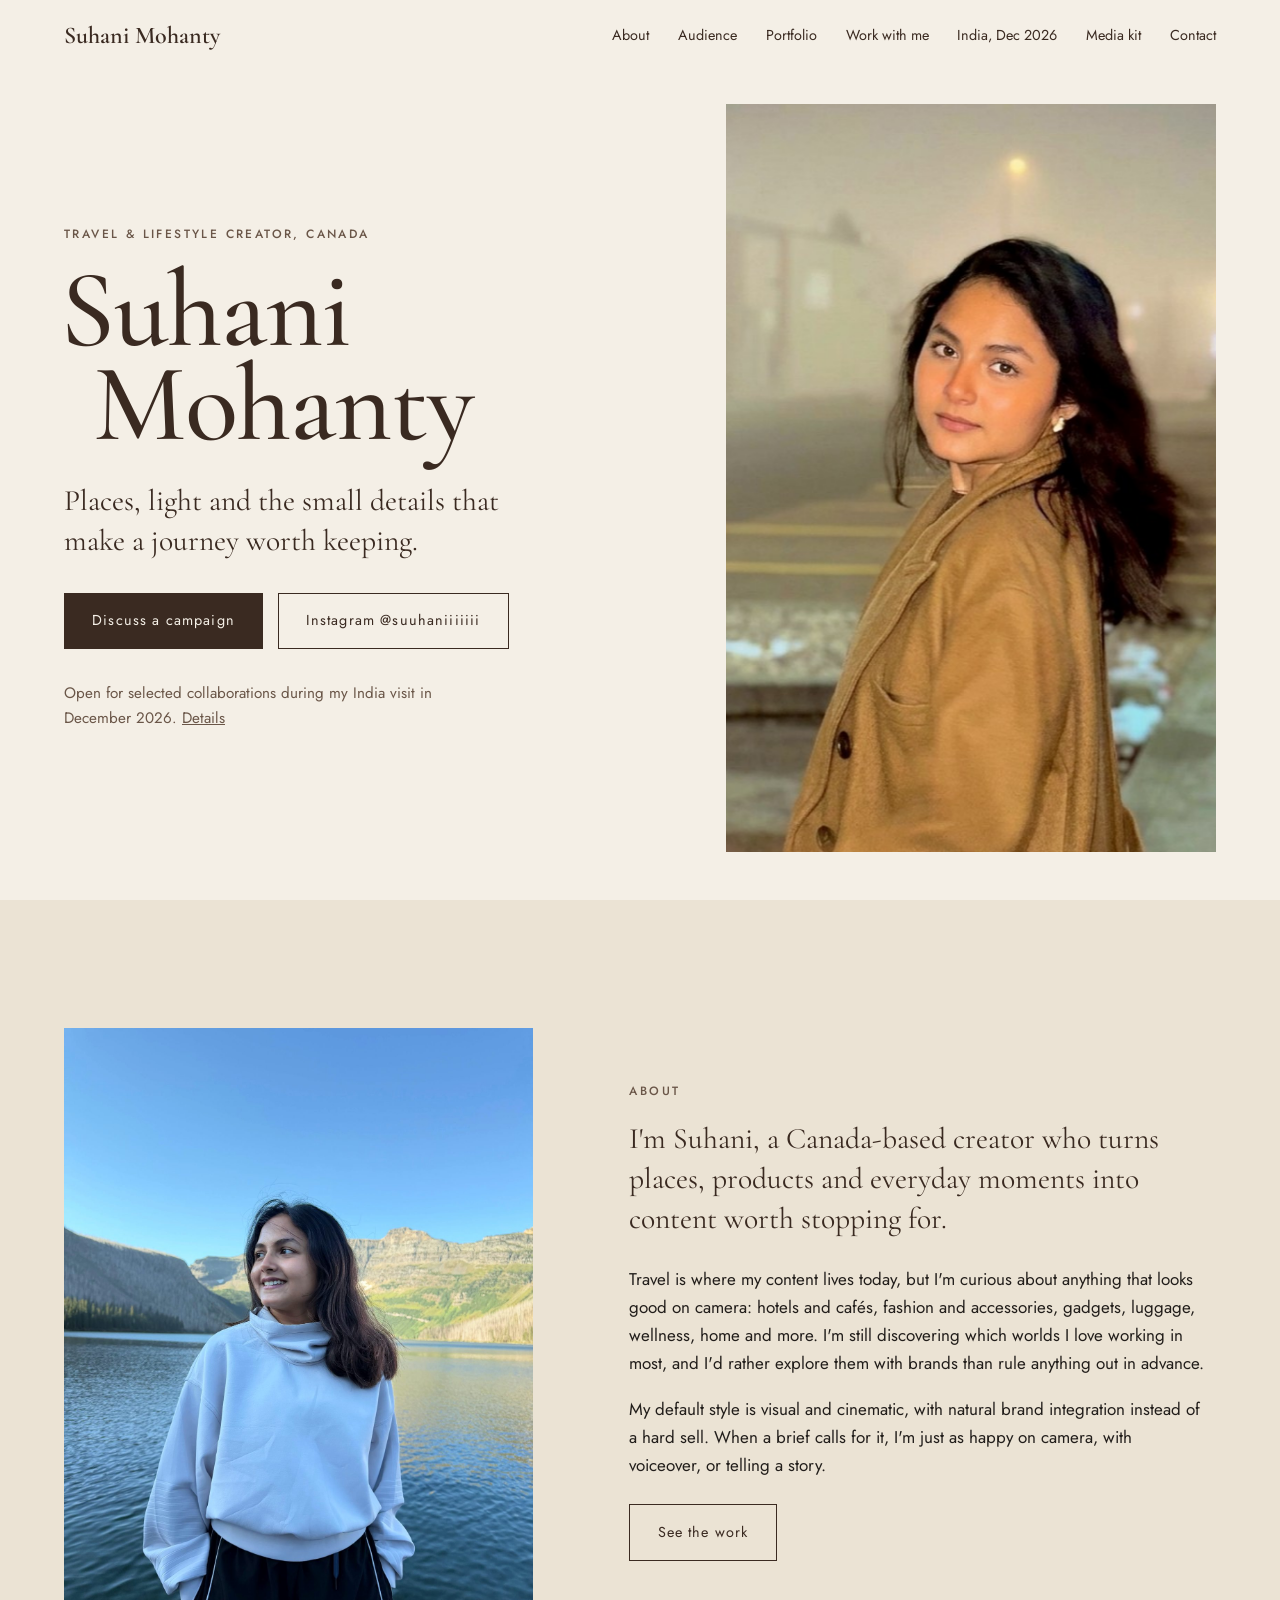
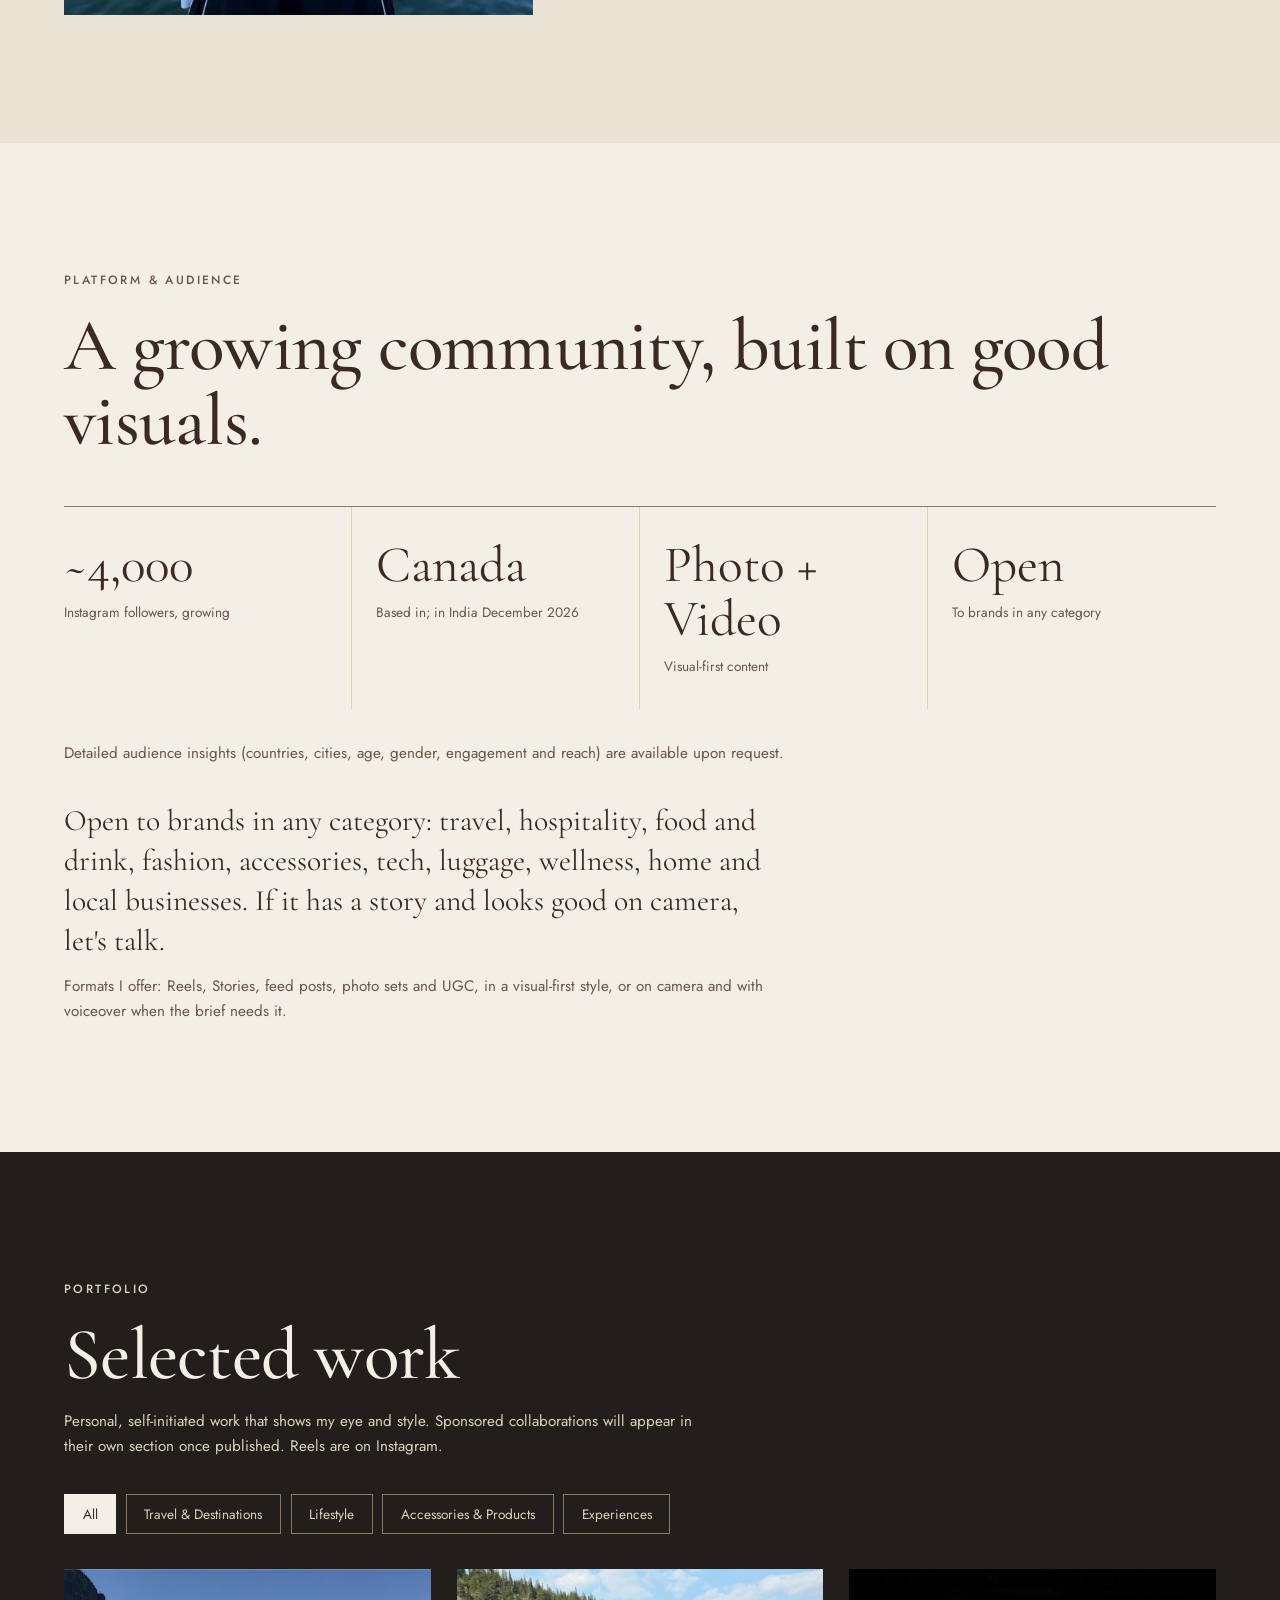
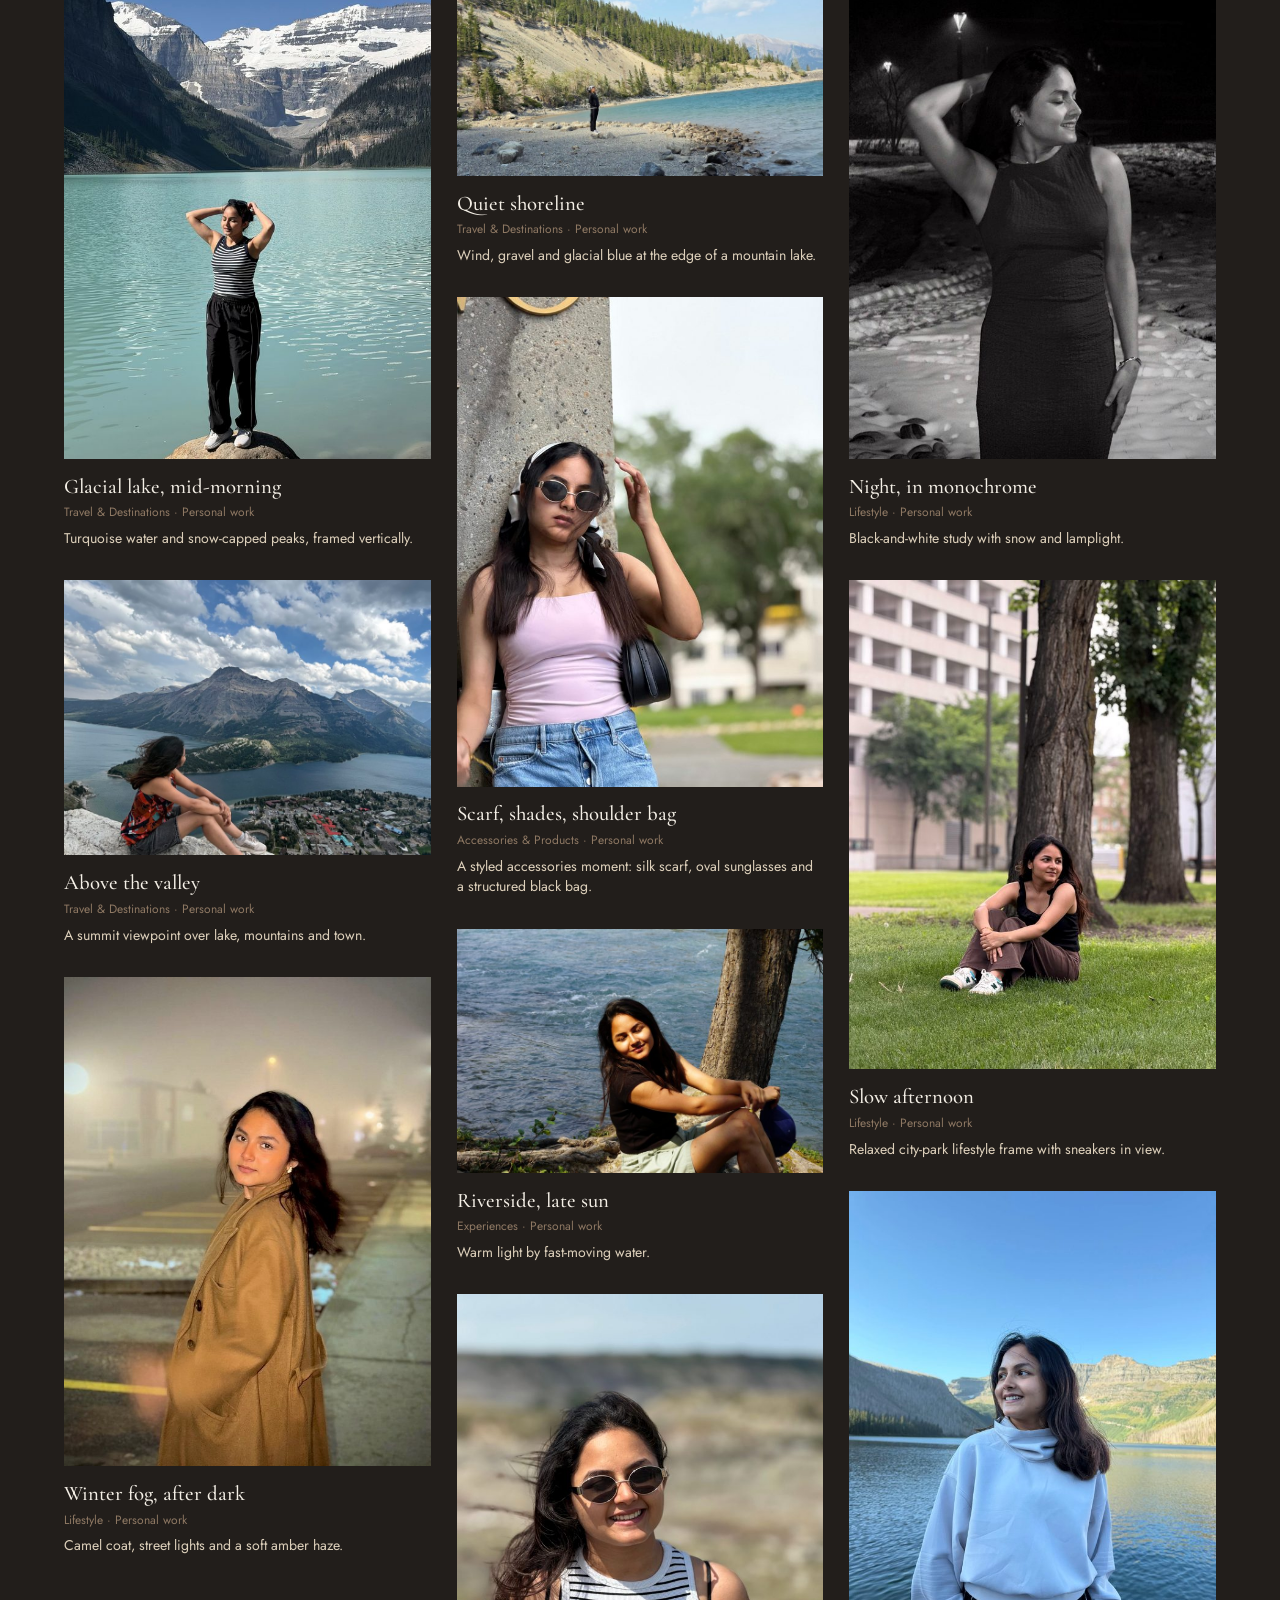
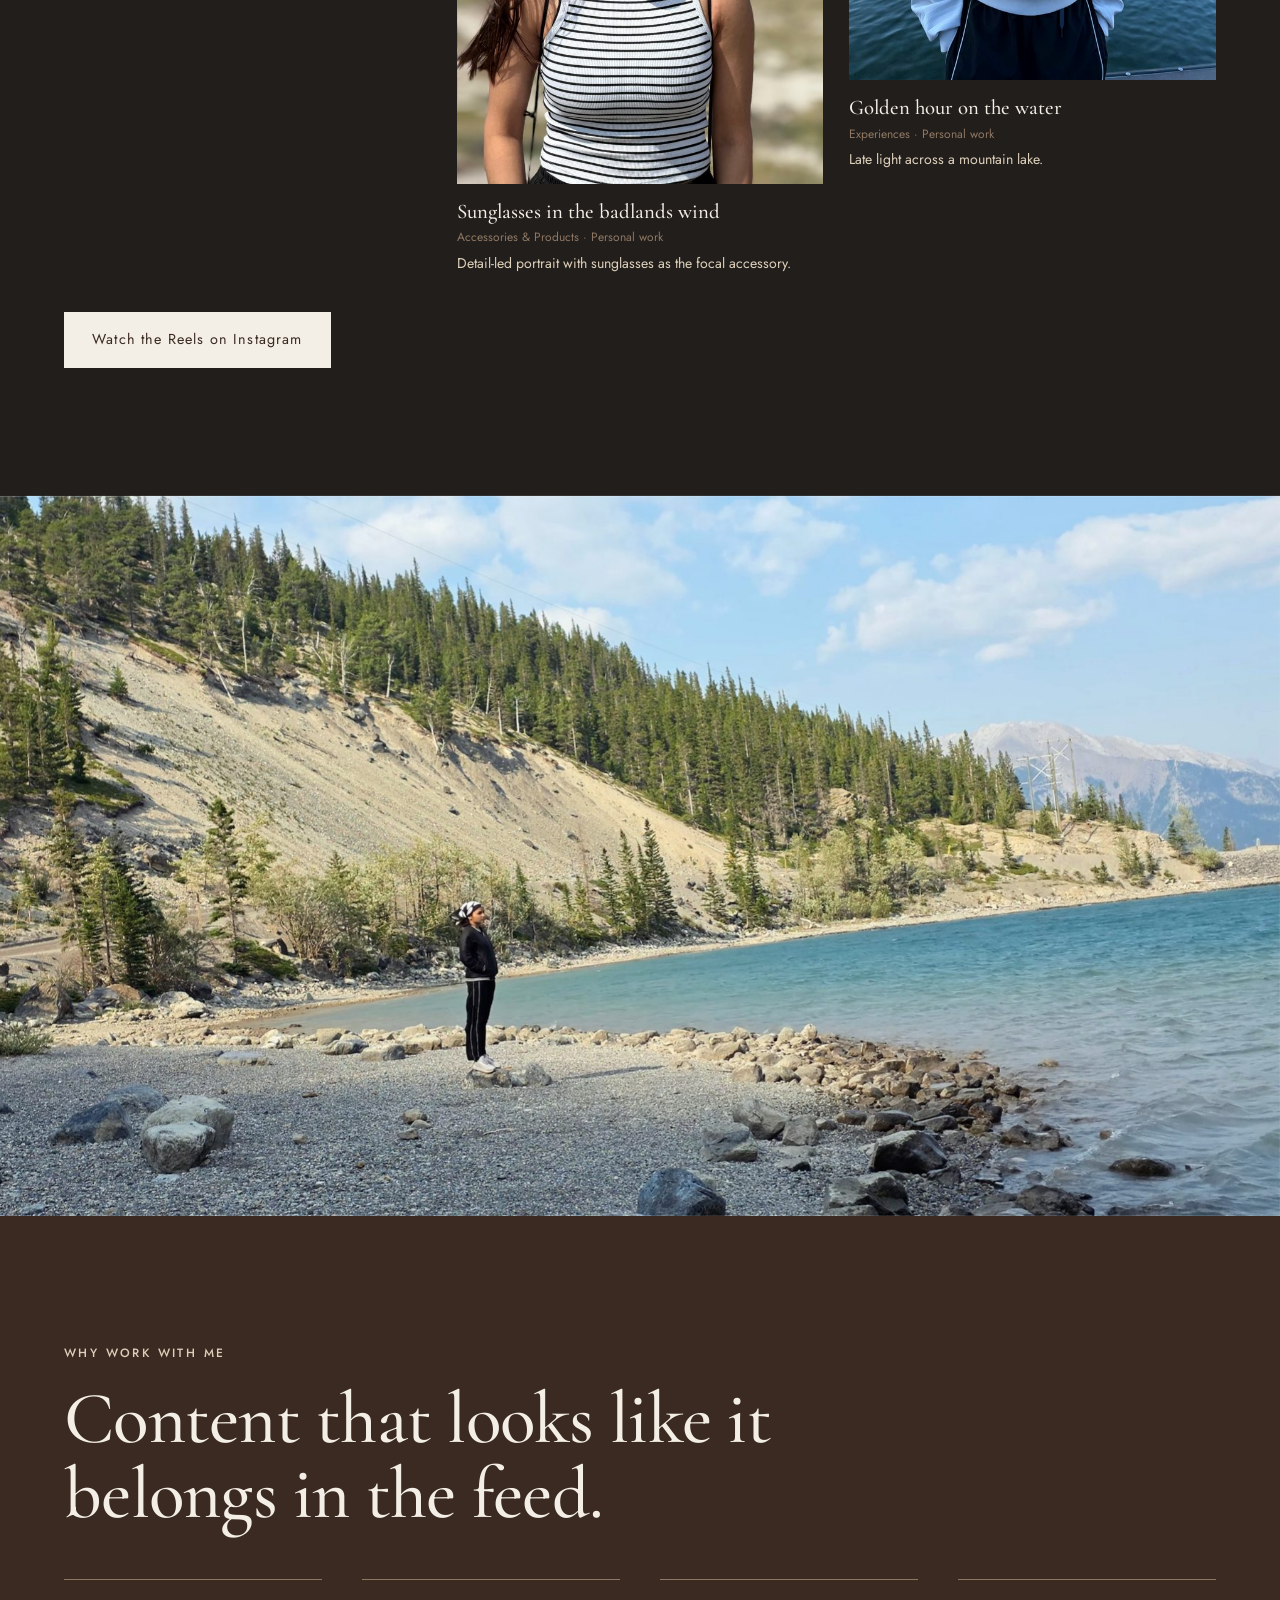
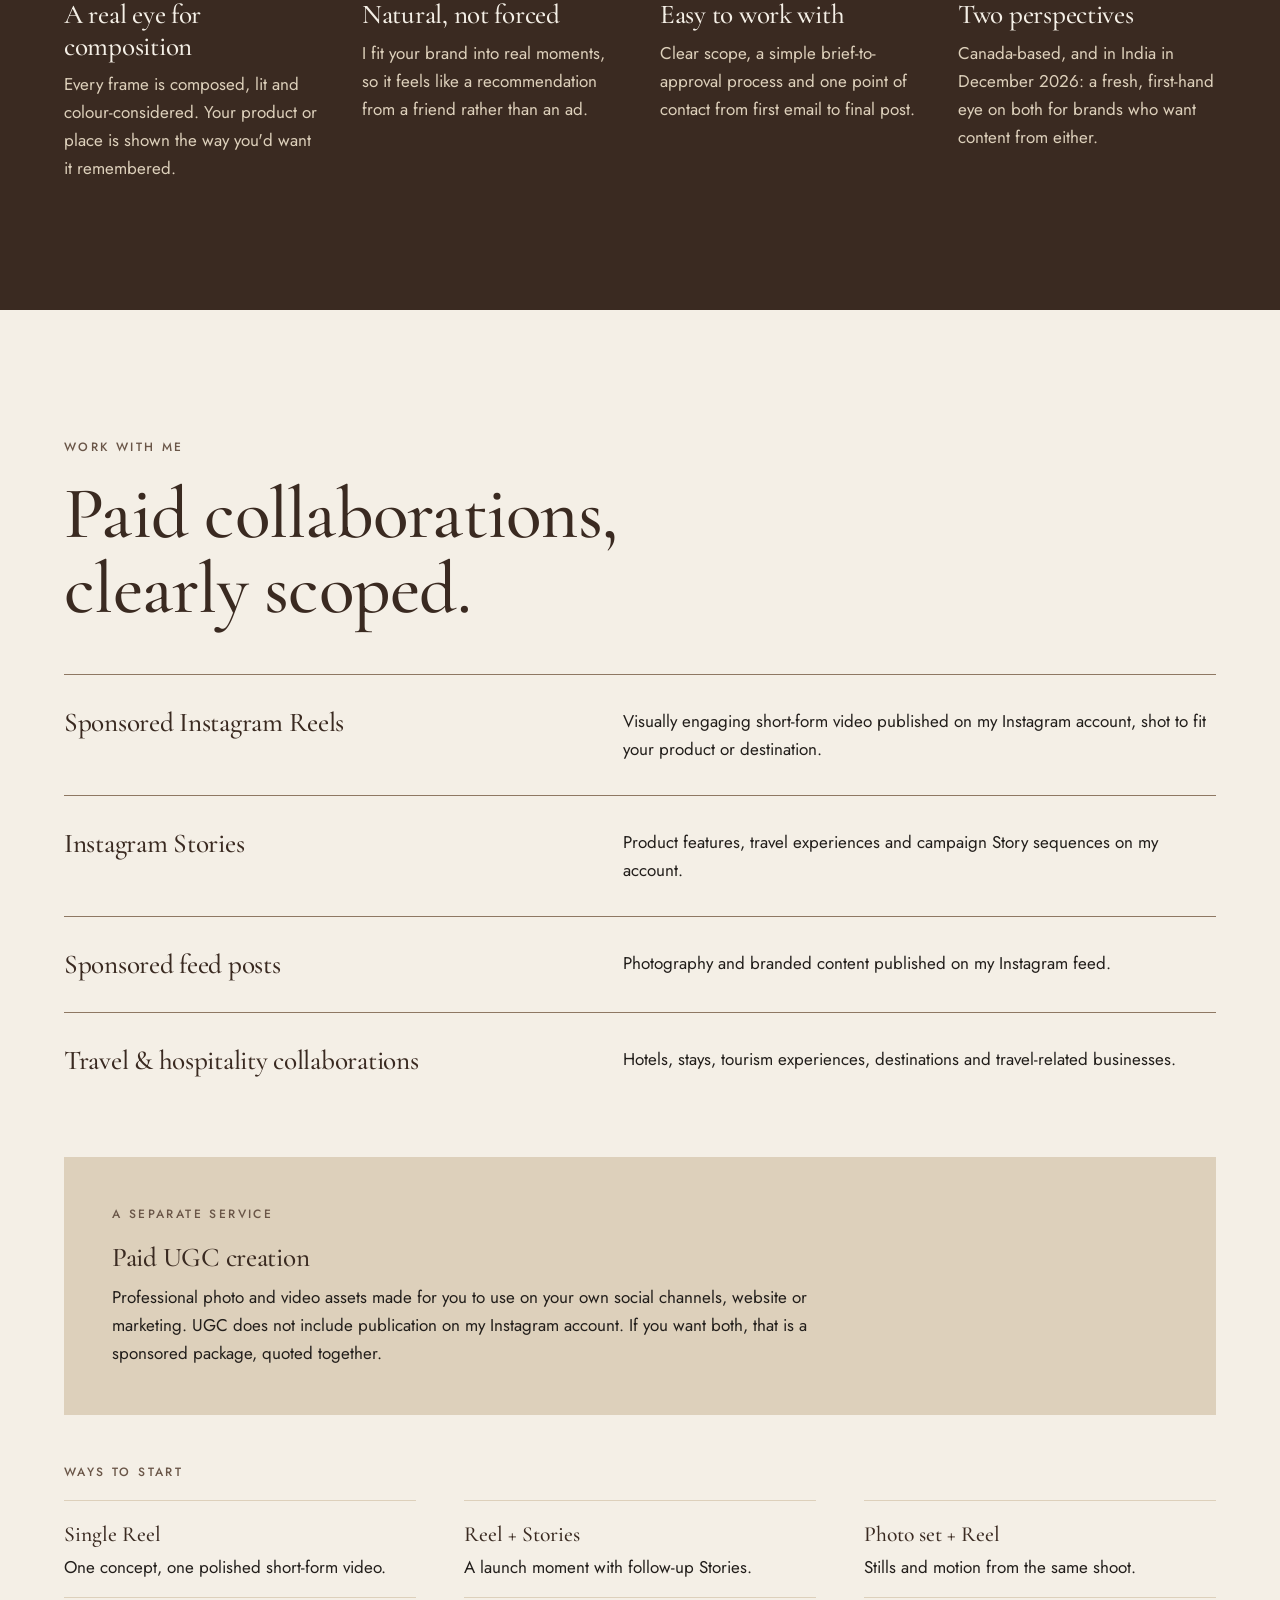
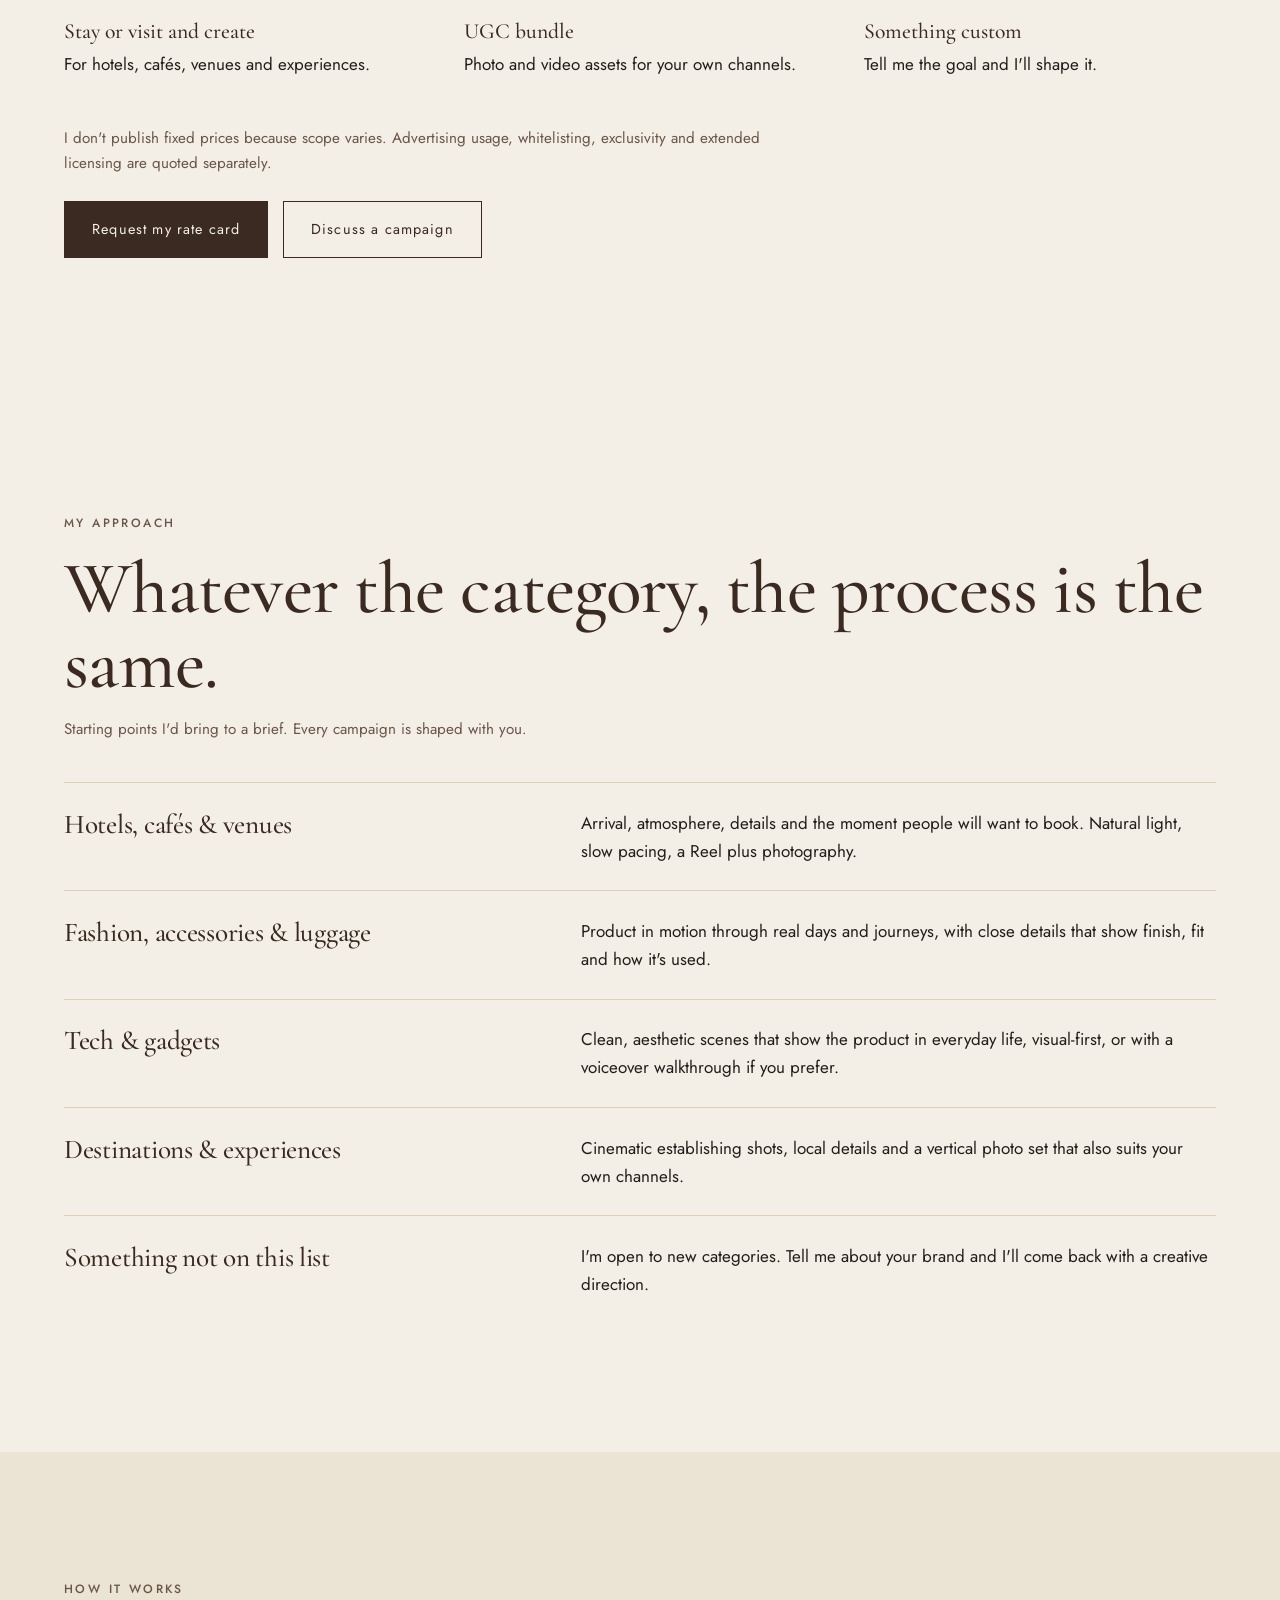
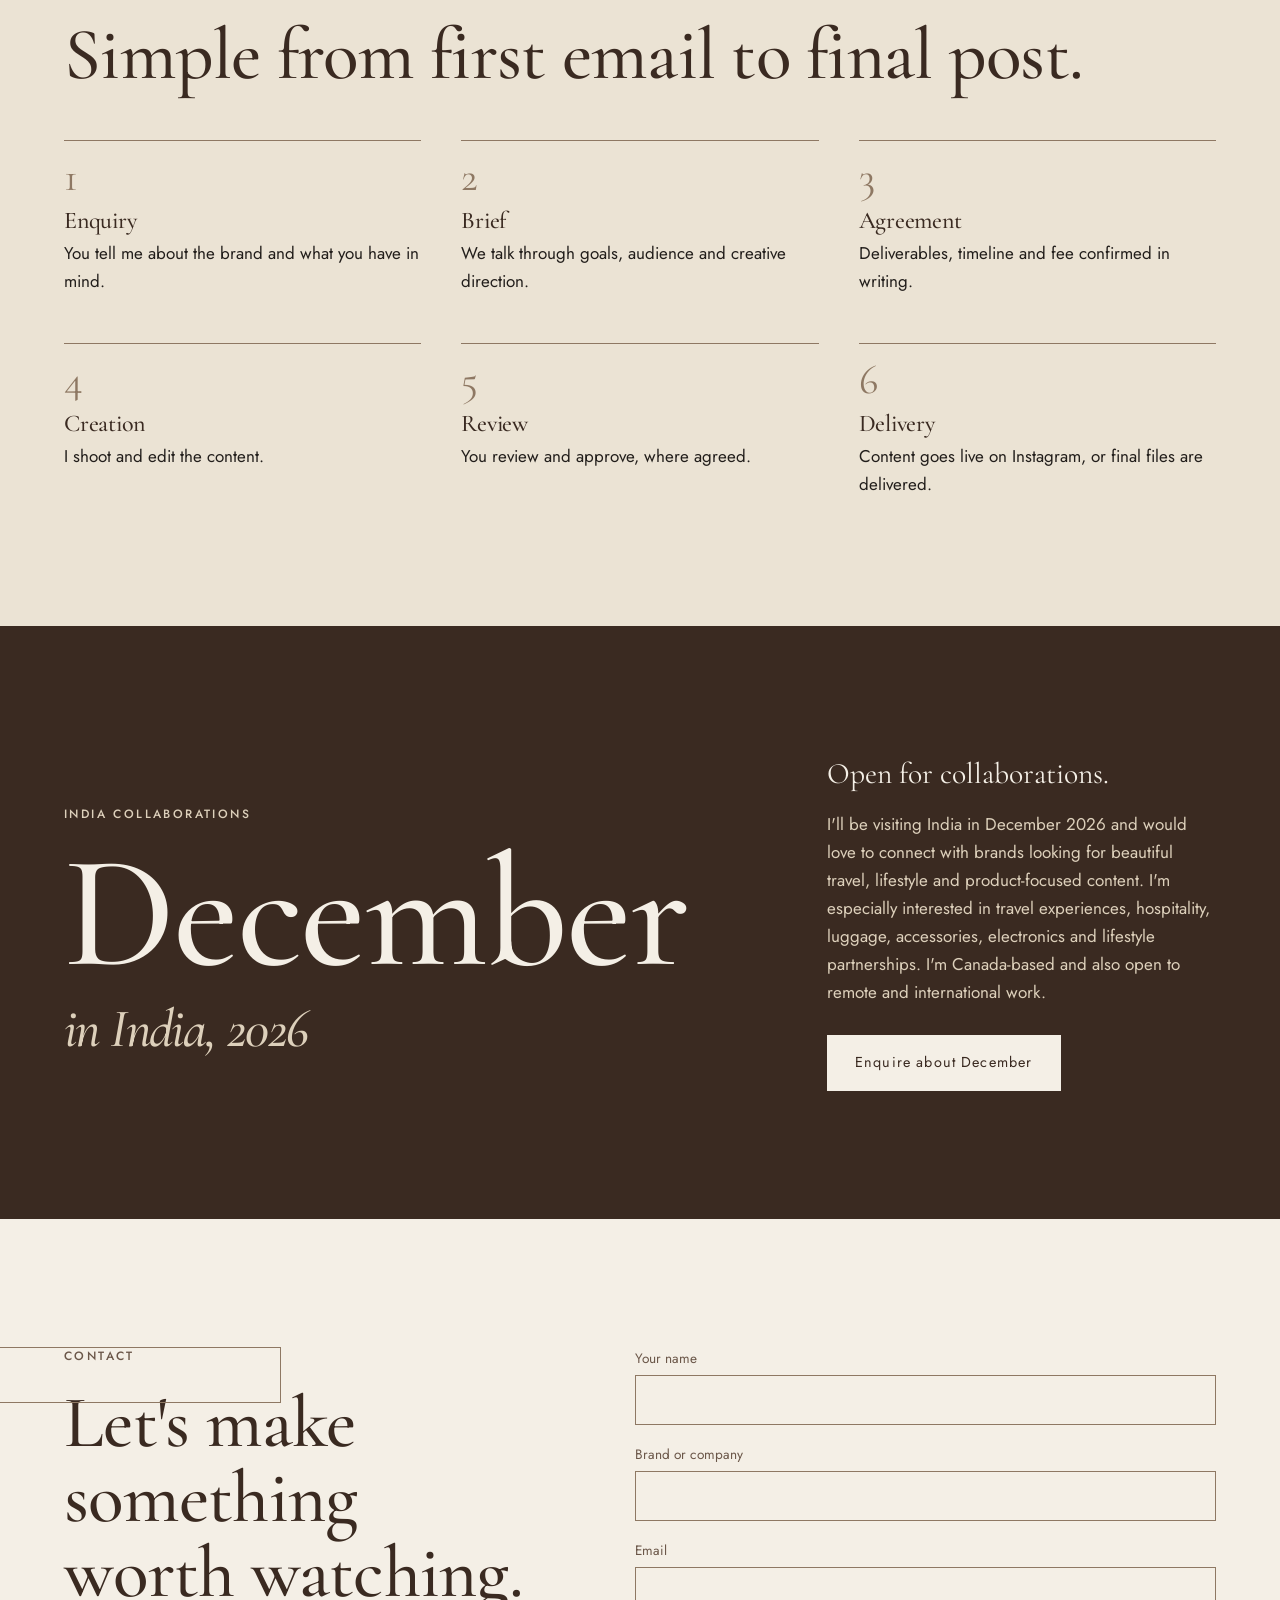
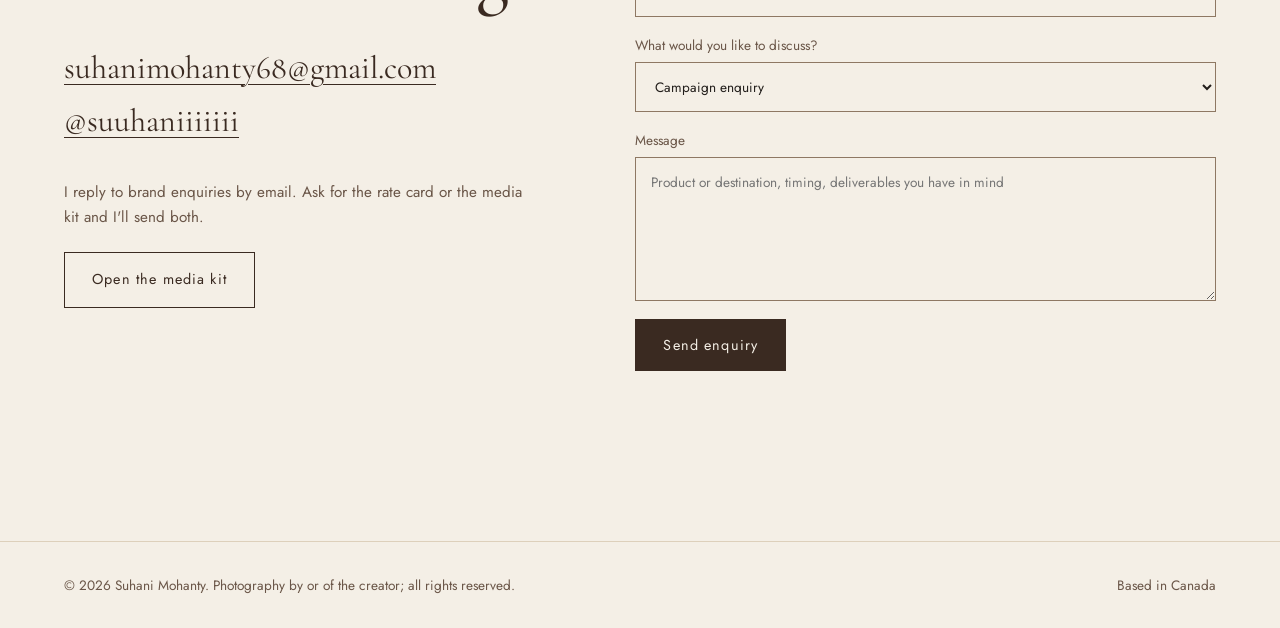
<file: index.html>
<!doctype html>
<html lang="en"><head>
<title>Suhani Mohanty | Travel & Lifestyle Creator, Canada</title>
<meta charset="utf-8"><meta name="viewport" content="width=device-width,initial-scale=1"><link rel="preconnect" href="https://fonts.googleapis.com"><link rel="preconnect" href="https://fonts.gstatic.com" crossorigin><link href="https://fonts.googleapis.com/css2?family=Cormorant+Garamond:ital,wght@0,500;0,600;1,500&family=Jost:wght@400;500&display=swap" rel="stylesheet"><link rel="stylesheet" href="css/style.css"><link rel="icon" href="data:image/svg+xml,%3Csvg xmlns=%27http://www.w3.org/2000/svg%27 viewBox=%270 0 32 32%27%3E%3Crect width=%2732%27 height=%2732%27 fill=%27%233A2A21%27/%3E%3Ctext x=%2716%27 y=%2723%27 font-size=%2722%27 text-anchor=%27middle%27 fill=%27%23F4EFE6%27 font-family=%27serif%27%3ES%3C/text%3E%3C/svg%3E">
<meta name="description" content="Suhani Mohanty is a Canada-based content creator (@suuhaniiiiiii) making cinematic travel and lifestyle content for brands in any category. Sponsored Reels, Stories, posts and paid UGC. Available in India, December 2026.">

<link rel="canonical" href="https://suhani1804.github.io/Suhani-creator/">
<meta property="og:type" content="website"><meta property="og:title" content="Suhani Mohanty | Travel & Lifestyle Creator, Canada"><meta property="og:description" content="Visual-first travel and lifestyle content. Paid collaborations, media kit and rate card on request."><meta property="og:image" content="https://suhani1804.github.io/Suhani-creator/images/og-share.jpg"><meta property="og:url" content="https://suhani1804.github.io/Suhani-creator/">
<meta name="twitter:card" content="summary_large_image"><meta name="theme-color" content="#F4EFE6">
<script type="application/ld+json">{"@context":"https://schema.org","@type":"Person","name":"Suhani Mohanty","jobTitle":"Travel and lifestyle content creator","address":{"@type":"PostalAddress","addressCountry":"CA"},"sameAs":["https://www.instagram.com/suuhaniiiiiii/"]}</script>
</head><body>
<a class="skip" href="#main">Skip to content</a>
<header class="site-header"><a class="brand" href="#top">Suhani Mohanty</a>
<button id="nav-toggle" aria-expanded="false" aria-controls="nav">Menu</button>
<nav id="nav" aria-label="Main"><a href="#about">About</a><a href="#audience">Audience</a><a href="#portfolio">Portfolio</a><a href="#work-with-me">Work with me</a><a href="#india">India, Dec 2026</a><a href="mediakit.html">Media kit</a><a href="#contact">Contact</a></nav></header>
<main id="main">
<section class="hero" id="top"><div>
<p class="label">Travel &amp; Lifestyle Creator, Canada</p>
<h1><span>Suhani</span><span>Mohanty</span></h1>
<p class="lede tag">Places, light and the small details that make a journey worth keeping.</p>
<div class="row"><a class="btn" href="#contact" data-enquiry="Campaign enquiry">Discuss a campaign</a><a class="btn ghost" data-ig target="_blank" rel="noopener" href="https://www.instagram.com/suuhaniiiiiii/">Instagram @suuhaniiiiiii</a></div>
<p class="avail">Open for selected collaborations during my India visit in December 2026. <a href="#india">Details</a></p></div>
<figure><img src="images/coat-fog-hero.jpg" width="600" height="800" alt="Close portrait of Suhani in a camel wool coat glancing over her shoulder, soft fog and amber street lights behind her"></figure></section>

<section class="about" id="about"><div class="wrap">
<figure><img src="images/lake-smile-lg.jpg" width="1800" height="2400" alt="Suhani smiling and looking off to the side, wearing a pale hoodie on a lake dock with mountains behind" loading="lazy"></figure>
<div class="copy"><p class="label">About</p>
<p class="lede">I'm Suhani, a Canada-based creator who turns places, products and everyday moments into content worth stopping for.</p>
<p>Travel is where my content lives today, but I'm curious about anything that looks good on camera: hotels and cafés, fashion and accessories, gadgets, luggage, wellness, home and more. I'm still discovering which worlds I love working in most, and I'd rather explore them with brands than rule anything out in advance.</p>
<p>My default style is visual and cinematic, with natural brand integration instead of a hard sell. When a brief calls for it, I'm just as happy on camera, with voiceover, or telling a story.</p>
<p style="margin-top:1.6rem"><a class="btn ghost" href="#portfolio">See the work</a></p></div></div></section>

<section id="audience"><div class="wrap">
<p class="label">Platform &amp; audience</p>
<h2>A growing community, built on good visuals.</h2>
<dl class="stats" id="stats"></dl>
<div id="insights"><p class="note">Detailed audience insights (countries, cities, age, gender, engagement and reach) are available upon request.</p></div>
<div class="fit"><p class="lede">Open to brands in any category: travel, hospitality, food and drink, fashion, accessories, tech, luggage, wellness, home and local businesses. If it has a story and looks good on camera, let's talk.</p>
<p class="note">Formats I offer: Reels, Stories, feed posts, photo sets and UGC, in a visual-first style, or on camera and with voiceover when the brief needs it.</p></div></div></section>

<section class="portfolio" id="portfolio"><div class="wrap">
<p class="label">Portfolio</p><h2>Selected work</h2>
<p class="note" style="margin-top:1rem;max-width:40rem">Personal, self-initiated work that shows my eye and style. Sponsored collaborations will appear in their own section once published. Reels are on Instagram.</p>
<div id="filters" role="group" aria-label="Filter by category"></div>
<div id="portfolio-grid"></div>
<p style="margin-top:2rem"><a class="btn light" data-ig target="_blank" rel="noopener" href="https://www.instagram.com/suuhaniiiiiii/">Watch the Reels on Instagram</a></p></div></section>
<dialog id="lightbox" aria-label="Enlarged photograph"><button id="lb-close" type="button">Close</button><img id="lb-img" alt=""><div id="lb-cap"></div></dialog>

<section class="reels" id="reels" hidden><div class="wrap"><p class="label">Instagram Reels</p><h2>In motion</h2><div class="reel-grid" id="reel-grid"></div></div></section>

<section class="banner" aria-label="Landscape photograph"><img src="images/shore-wide-lg.jpg" width="1800" height="1013" alt="A lone figure on a gravel shore beside a blue-green lake with a forested mountain slope behind" loading="lazy"></section>

<section class="why" id="why"><div class="wrap"><p class="label">Why work with me</p><h2>Content that looks like it belongs in the feed.</h2>
<div class="reasons">
<div><h3>A real eye for composition</h3><p>Every frame is composed, lit and colour-considered. Your product or place is shown the way you'd want it remembered.</p></div>
<div><h3>Natural, not forced</h3><p>I fit your brand into real moments, so it feels like a recommendation from a friend rather than an ad.</p></div>
<div><h3>Easy to work with</h3><p>Clear scope, a simple brief-to-approval process and one point of contact from first email to final post.</p></div>
<div><h3>Two perspectives</h3><p>Canada-based, and in India in December 2026: a fresh, first-hand eye on both for brands who want content from either.</p></div>
</div></div></section>

<section class="services" id="work-with-me"><div class="wrap">
<header><p class="label">Work with me</p><h2>Paid collaborations, clearly scoped.</h2></header>
<div class="svc"><h3>Sponsored Instagram Reels</h3><p>Visually engaging short-form video published on my Instagram account, shot to fit your product or destination.</p></div>
<div class="svc"><h3>Instagram Stories</h3><p>Product features, travel experiences and campaign Story sequences on my account.</p></div>
<div class="svc"><h3>Sponsored feed posts</h3><p>Photography and branded content published on my Instagram feed.</p></div>
<div class="svc"><h3>Travel &amp; hospitality collaborations</h3><p>Hotels, stays, tourism experiences, destinations and travel-related businesses.</p></div>
<div class="ugc"><p class="label">A separate service</p><h3>Paid UGC creation</h3><p>Professional photo and video assets made for you to use on your own social channels, website or marketing. UGC does not include publication on my Instagram account. If you want both, that is a sponsored package, quoted together.</p></div>
<div class="ways"><p class="label">Ways to start</p>
<ul><li><b>Single Reel</b> One concept, one polished short-form video.</li><li><b>Reel + Stories</b> A launch moment with follow-up Stories.</li><li><b>Photo set + Reel</b> Stills and motion from the same shoot.</li><li><b>Stay or visit and create</b> For hotels, cafés, venues and experiences.</li><li><b>UGC bundle</b> Photo and video assets for your own channels.</li><li><b>Something custom</b> Tell me the goal and I'll shape it.</li></ul></div>
<p class="fine">I don't publish fixed prices because scope varies. Advertising usage, whitelisting, exclusivity and extended licensing are quoted separately.</p>
<p class="row" style="margin-top:1.6rem"><a class="btn" href="#contact" data-enquiry="Rate card request">Request my rate card</a><a class="btn ghost" href="#contact" data-enquiry="Campaign enquiry">Discuss a campaign</a></p></div></section>

<section id="approach"><div class="wrap"><p class="label">My approach</p><h2>Whatever the category, the process is the same.</h2>
<p class="note" style="margin-top:1rem;max-width:40rem">Starting points I'd bring to a brief. Every campaign is shaped with you.</p>
<div class="ideas">
<div class="idea"><h3>Hotels, cafés &amp; venues</h3><p>Arrival, atmosphere, details and the moment people will want to book. Natural light, slow pacing, a Reel plus photography.</p></div>
<div class="idea"><h3>Fashion, accessories &amp; luggage</h3><p>Product in motion through real days and journeys, with close details that show finish, fit and how it's used.</p></div>
<div class="idea"><h3>Tech &amp; gadgets</h3><p>Clean, aesthetic scenes that show the product in everyday life, visual-first, or with a voiceover walkthrough if you prefer.</p></div>
<div class="idea"><h3>Destinations &amp; experiences</h3><p>Cinematic establishing shots, local details and a vertical photo set that also suits your own channels.</p></div>
<div class="idea"><h3>Something not on this list</h3><p>I'm open to new categories. Tell me about your brand and I'll come back with a creative direction.</p></div>
</div></div></section>

<section class="process" id="process"><div class="wrap"><p class="label">How it works</p><h2>Simple from first email to final post.</h2>
<ol class="steps">
<li><b>1</b><h3>Enquiry</h3><p>You tell me about the brand and what you have in mind.</p></li>
<li><b>2</b><h3>Brief</h3><p>We talk through goals, audience and creative direction.</p></li>
<li><b>3</b><h3>Agreement</h3><p>Deliverables, timeline and fee confirmed in writing.</p></li>
<li><b>4</b><h3>Creation</h3><p>I shoot and edit the content.</p></li>
<li><b>5</b><h3>Review</h3><p>You review and approve, where agreed.</p></li>
<li><b>6</b><h3>Delivery</h3><p>Content goes live on Instagram, or final files are delivered.</p></li></ol></div></section>

<section class="india" id="india"><div class="wrap"><div>
<p class="label">India collaborations</p>
<h2>December<small>in India, 2026</small></h2></div>
<div><p class="lede">Open for collaborations.</p><p style="margin:1rem 0 1.8rem">I'll be visiting India in December 2026 and would love to connect with brands looking for beautiful travel, lifestyle and product-focused content. I'm especially interested in travel experiences, hospitality, luggage, accessories, electronics and lifestyle partnerships. I'm Canada-based and also open to remote and international work.</p>
<a class="btn light" href="#contact" data-enquiry="India, December 2026">Enquire about December</a></div></div></section>

<section class="contact" id="contact"><div class="wrap"><div>
<p class="label">Contact</p><h2>Let's make something worth watching.</h2>
<address><a data-email="text" href="mailto:suhanimohanty68@gmail.com">suhanimohanty68@gmail.com</a><a data-ig target="_blank" rel="noopener" href="https://www.instagram.com/suuhaniiiiiii/">@suuhaniiiiiii</a></address>
<p class="note">I reply to brand enquiries by email. Ask for the rate card or the media kit and I'll send both.</p>
<p class="row" style="margin-top:1.4rem"><a class="btn ghost" href="mediakit.html">Open the media kit</a></p></div>
<form id="enquiry" novalidate>
<label>Your name<input name="name" required autocomplete="name"></label>
<label>Brand or company<input name="brand" required autocomplete="organization"></label>
<label>Email<input name="email" type="email" required autocomplete="email"></label>
<label>What would you like to discuss?<select id="type" name="type"><option>Campaign enquiry</option><option>Rate card request</option><option>Media kit request</option><option>India, December 2026</option><option>Something else</option></select></label>
<label>Message<textarea name="message" required placeholder="Product or destination, timing, deliverables you have in mind"></textarea></label>
<input class="hp" name="website" tabindex="-1" autocomplete="off" aria-hidden="true">
<div><button class="btn" type="submit">Send enquiry</button></div><p id="form-status" role="status"></p></form></div></section>
</main>
<footer><span>&copy; 2026 Suhani Mohanty. Photography by or of the creator; all rights reserved.</span><span>Based in Canada</span></footer>
<script src="js/content.js"></script><script src="js/main.js"></script></body></html>
</file>
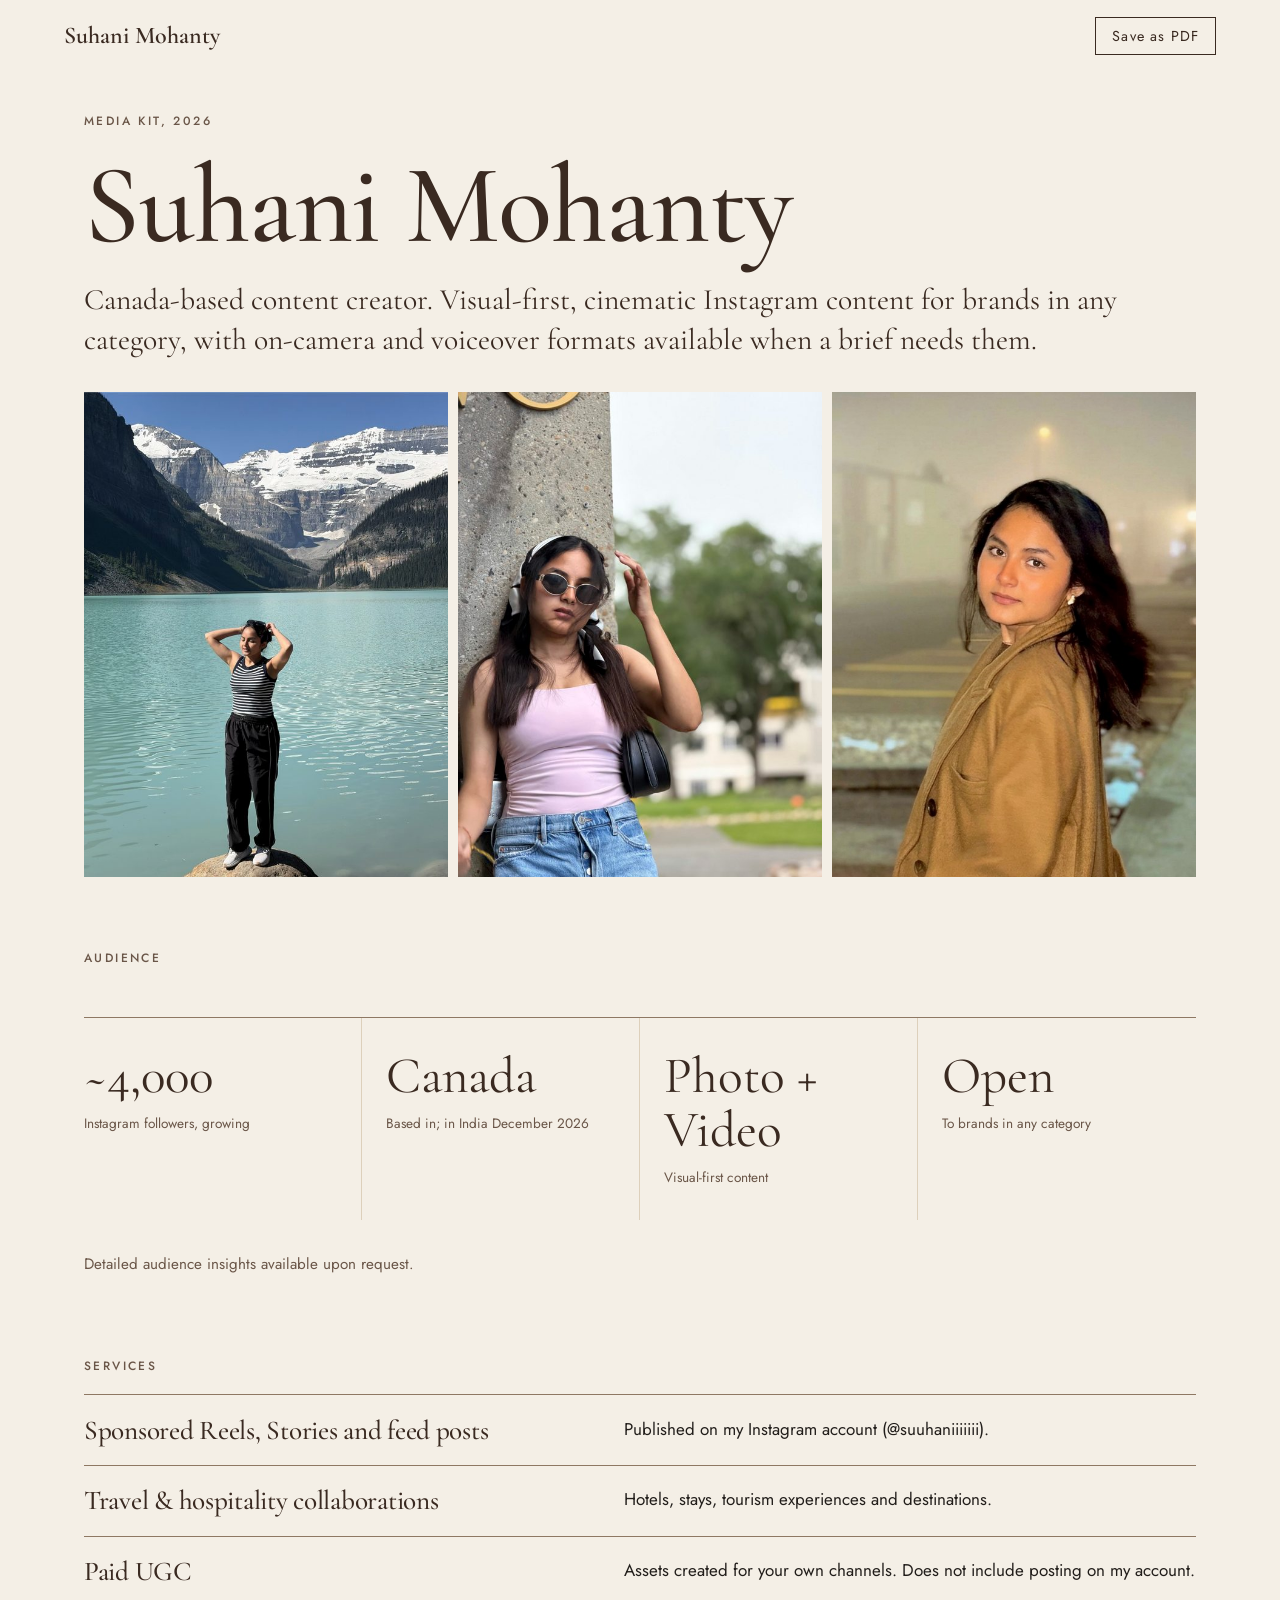
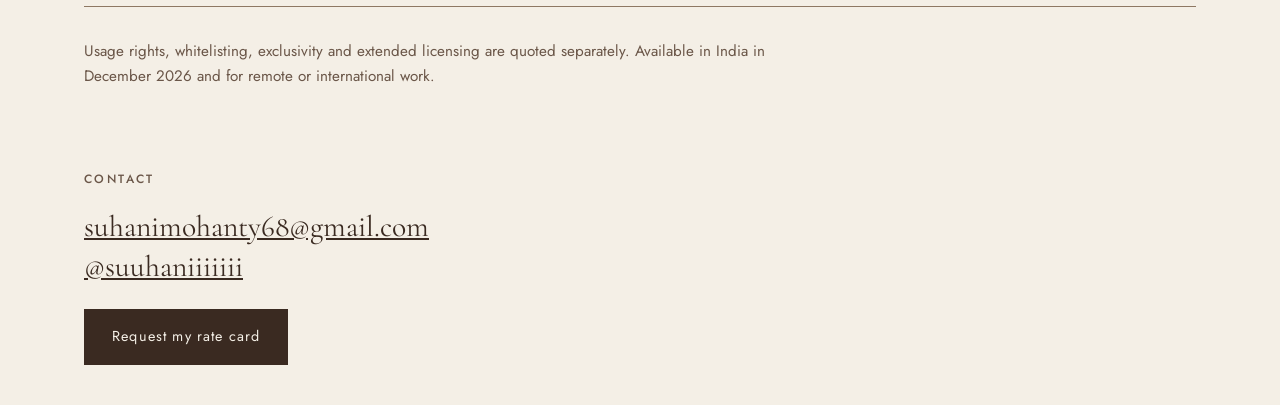
<file: mediakit.html>
<!doctype html>
<html lang="en"><head><title>Media kit | Suhani Mohanty</title>
<meta charset="utf-8"><meta name="viewport" content="width=device-width,initial-scale=1"><link rel="preconnect" href="https://fonts.googleapis.com"><link rel="preconnect" href="https://fonts.gstatic.com" crossorigin><link href="https://fonts.googleapis.com/css2?family=Cormorant+Garamond:ital,wght@0,500;0,600;1,500&family=Jost:wght@400;500&display=swap" rel="stylesheet"><link rel="stylesheet" href="css/style.css"><link rel="icon" href="data:image/svg+xml,%3Csvg xmlns=%27http://www.w3.org/2000/svg%27 viewBox=%270 0 32 32%27%3E%3Crect width=%2732%27 height=%2732%27 fill=%27%233A2A21%27/%3E%3Ctext x=%2716%27 y=%2723%27 font-size=%2722%27 text-anchor=%27middle%27 fill=%27%23F4EFE6%27 font-family=%27serif%27%3ES%3C/text%3E%3C/svg%3E">
<meta name="description" content="Media kit for Suhani Mohanty, Canada-based travel and lifestyle creator: audience, services and contact."></head><body>
<header class="site-header solid"><a class="brand" href="index.html">Suhani Mohanty</a><span class="no-print"><button class="btn ghost" style="padding:.5rem 1rem" onclick="print()">Save as PDF</button></span></header>
<main class="wrap kit" style="padding-left:var(--pad);padding-right:var(--pad)">
<p class="label">Media kit, 2026</p><h1 style="font-size:clamp(3rem,10vw,7rem)">Suhani Mohanty</h1>
<p class="lede" style="margin-top:1rem">Canada-based content creator. Visual-first, cinematic Instagram content for brands in any category, with on-camera and voiceover formats available when a brief needs them.</p>
<div class="photos"><img src="images/lake-standing-sm.jpg" alt="Suhani standing at a turquoise mountain lake"><img src="images/scarf-bag-sm.jpg" alt="Suhani with sunglasses, silk scarf and black shoulder bag"><img src="images/coat-fog-hero.jpg" alt="Suhani in a camel coat in soft fog"></div>
<section><p class="label">Audience</p><dl class="stats" id="stats"></dl><div id="insights"><p class="note">Detailed audience insights available upon request.</p></div></section>
<section><p class="label">Services</p>
<div class="svc"><h3>Sponsored Reels, Stories and feed posts</h3><p>Published on my Instagram account (@suuhaniiiiiii).</p></div>
<div class="svc"><h3>Travel &amp; hospitality collaborations</h3><p>Hotels, stays, tourism experiences and destinations.</p></div>
<div class="svc"><h3>Paid UGC</h3><p>Assets created for your own channels. Does not include posting on my account.</p></div>
<p class="fine">Usage rights, whitelisting, exclusivity and extended licensing are quoted separately. Available in India in December 2026 and for remote or international work.</p></section>
<section><p class="label">Contact</p><address style="font-style:normal"><a class="lede" data-email="text" href="mailto:suhanimohanty68@gmail.com">suhanimohanty68@gmail.com</a><br><a class="lede" data-ig href="https://www.instagram.com/suuhaniiiiiii/">@suuhaniiiiiii</a></address>
<p class="row no-print" style="margin-top:1.4rem"><a class="btn" href="index.html#contact">Request my rate card</a></p></section></main>
<script src="js/content.js"></script><script src="js/main.js"></script></body></html>
</file>
<file: css/style.css>
:root{--ivory:#F4EFE6;--cream:#EBE3D4;--sand:#DDD0BB;--taupe:#8E7863;--muted:#6A5648;--choc:#3A2A21;--char:#221E1B;--lake:#3F6663;
--serif:"Cormorant Garamond","Iowan Old Style",Georgia,serif;--sans:"Jost","Helvetica Neue",Arial,sans-serif;--pad:clamp(1.25rem,5vw,4.5rem)}
*{box-sizing:border-box;margin:0}html{scroll-behavior:smooth;scroll-padding-top:4.5rem}
body{background:var(--ivory);color:var(--char);font:400 1.0625rem/1.65 var(--sans);-webkit-font-smoothing:antialiased}
img{display:block;max-width:100%;height:auto}a{color:var(--lake)}
:focus-visible{outline:2px solid var(--lake);outline-offset:3px}
.skip{position:absolute;left:-999px;top:0;background:var(--choc);color:var(--ivory);padding:.6rem 1rem;z-index:99}.skip:focus{left:0}
h1,h2,h3{font-family:var(--serif);font-weight:500;line-height:1.02;letter-spacing:-.01em;color:var(--choc)}
h2{font-size:clamp(2.4rem,6vw,4.6rem)}h3{font-size:1.7rem;line-height:1.15}
.label{font-size:.75rem;letter-spacing:.2em;text-transform:uppercase;color:var(--muted);margin-bottom:1.1rem;font-weight:500}
section{padding:clamp(4rem,10vw,8rem) var(--pad)}.wrap{max-width:1240px;margin:auto}
.lede{font-family:var(--serif);font-size:clamp(1.35rem,2.4vw,1.85rem);line-height:1.35;color:var(--choc)}
.btn{display:inline-block;padding:.95rem 1.7rem;background:var(--choc);color:var(--ivory);text-decoration:none;font-size:.9rem;letter-spacing:.08em;border:1px solid var(--choc);cursor:pointer;font-family:var(--sans);transition:background .2s,color .2s}
.btn:hover{background:transparent;color:var(--choc)}.btn.ghost{background:transparent;color:var(--choc)}.btn.ghost:hover{background:var(--choc);color:var(--ivory)}
.btn.light{background:var(--ivory);color:var(--choc);border-color:var(--ivory)}.btn.light:hover{background:transparent;color:var(--ivory)}
.row{display:flex;flex-wrap:wrap;gap:.9rem;align-items:center}
/* header */
.site-header{position:fixed;inset:0 0 auto;z-index:20;display:flex;justify-content:space-between;align-items:center;padding:1rem var(--pad);transition:background .3s}
.site-header.solid{background:rgba(244,239,230,.94);backdrop-filter:blur(8px);border-bottom:1px solid var(--sand)}
.brand{font-family:var(--serif);font-size:1.5rem;color:var(--choc);text-decoration:none;font-weight:600}
#nav{display:none;position:absolute;top:100%;left:0;right:0;background:var(--ivory);padding:1rem var(--pad) 1.6rem;flex-direction:column;gap:.9rem;border-bottom:1px solid var(--sand)}
#nav.open{display:flex}#nav a{color:var(--choc);text-decoration:none;font-size:1rem}
#nav-toggle{background:none;border:1px solid var(--choc);color:var(--choc);padding:.45rem .9rem;font:inherit;font-size:.85rem;cursor:pointer}
@media(min-width:960px){#nav{display:flex;position:static;flex-direction:row;gap:1.8rem;background:none;padding:0;border:0}#nav a{font-size:.9rem}#nav-toggle{display:none}}
/* hero */
.hero{min-height:100svh;padding-top:6.5rem;padding-bottom:3rem;display:grid;gap:2rem;align-items:end}
.hero h1{font-size:clamp(4.2rem,17vw,11rem);line-height:.86;margin-left:-.04em}
.hero h1 span{display:block}.hero h1 span+span{padding-left:.3em}
.hero .tag{max-width:30rem;margin:1.8rem 0 2rem}
.hero figure{position:relative;aspect-ratio:3/4;overflow:hidden;background:var(--sand);max-height:78svh;justify-self:end;width:100%}
.hero figure img{width:100%;height:100%;object-fit:cover;object-position:50% 25%}
.avail{margin-top:2rem;font-size:.95rem;color:var(--muted);max-width:26rem}.avail a{color:var(--muted)}
@media(min-width:900px){.hero{grid-template-columns:1.1fr .9fr;align-items:center;gap:clamp(2rem,5vw,5rem)}.hero h1{font-size:clamp(4rem,8.6vw,9.5rem)}.hero figure{max-height:none;aspect-ratio:auto;height:calc(100svh - 9.5rem);min-height:30rem}}
@media(prefers-reduced-motion:no-preference){.hero figure img{animation:reveal 1.6s cubic-bezier(.2,.7,.2,1) both}.hero h1 span{animation:rise 1.1s cubic-bezier(.2,.7,.2,1) both}.hero h1 span+span{animation-delay:.18s}
@keyframes reveal{from{clip-path:inset(0 0 100% 0);transform:scale(1.08)}to{clip-path:inset(0);transform:none}}@keyframes rise{from{opacity:0;transform:translateY(1.2rem)}to{opacity:1;transform:none}}}
/* about */
.about{background:var(--cream)}.about .wrap{display:grid;gap:3rem;align-items:center}
.about figure img{width:100%;aspect-ratio:4/5;object-fit:cover;object-position:50% 25%}
.about p+p{margin-top:1.1rem}.about .lede{margin-bottom:1.6rem}.about .copy{max-width:36rem}
@media(min-width:900px){.about .wrap{grid-template-columns:.8fr 1fr;gap:6rem}}
/* stats */
.stats{display:grid;grid-template-columns:1fr 1fr;border-top:1px solid var(--taupe);margin:3rem 0 2rem}
.stat{padding:1.6rem 1rem 1.6rem 0;border-bottom:1px solid var(--sand)}.stat dd{font-family:var(--serif);font-size:clamp(1.9rem,4.2vw,3.2rem);line-height:1.05;color:var(--choc)}.stat dt{font-size:.85rem;color:var(--muted);margin-top:.5rem}
@media(min-width:900px){.stats{grid-template-columns:repeat(4,1fr)}.stat{border-bottom:0;border-right:1px solid var(--sand);padding:2rem 1.5rem}.stat:first-child{padding-left:0}.stat:last-child{border:0}}
.insights{display:grid;gap:.6rem 3rem;grid-template-columns:repeat(auto-fit,minmax(14rem,1fr));margin:1rem 0}.insights dt{font-size:.8rem;color:var(--muted)}.insights dd{font-family:var(--serif);font-size:1.4rem}
.fit{max-width:44rem;margin-top:2.2rem}.fit p+p{margin-top:.8rem}.note{font-size:.95rem;color:var(--muted)}
/* portfolio */
.portfolio{background:var(--char);color:var(--sand)}.portfolio h2{color:var(--ivory)}.portfolio .label,.portfolio .note{color:var(--sand)}
#filters{display:flex;flex-wrap:wrap;gap:.6rem;margin:2.2rem 0}
.chip{background:none;border:1px solid var(--taupe);color:var(--sand);padding:.5rem 1.1rem;font:inherit;font-size:.85rem;cursor:pointer}.chip[aria-pressed=true]{background:var(--ivory);color:var(--choc);border-color:var(--ivory)}
#portfolio-grid{columns:2;column-gap:clamp(.7rem,2vw,1.6rem)}@media(min-width:900px){#portfolio-grid{columns:3}}
.work{break-inside:avoid;margin-bottom:clamp(.7rem,2vw,1.6rem)}.work[hidden]{display:none}
.work>button{display:block;width:100%;padding:0;border:0;background:var(--choc);cursor:zoom-in;overflow:hidden}
.work img{width:100%;transition:transform .6s}.work>button:hover img{transform:scale(1.03)}
.work figcaption{padding:.8rem 0 .4rem;font-size:.9rem;line-height:1.45}.work b{display:block;font-family:var(--serif);font-size:1.3rem;color:var(--ivory);font-weight:500}
.work span{display:block;font-size:.75rem;color:var(--taupe);margin:.15rem 0 .4rem}.work p{font-size:.88rem}.work a{color:var(--sand)}
dialog{border:0;padding:0;background:transparent;max-width:min(94vw,1000px);max-height:94svh;margin:auto;color:var(--ivory)}dialog::backdrop{background:rgba(20,16,13,.88)}
#lb-img{max-height:78svh;width:auto;margin:auto}#lb-cap{padding:1rem 0;text-align:center;font-size:.95rem}#lb-cap a{color:var(--sand)}
#lb-close{position:absolute;top:.5rem;right:.5rem;background:var(--ivory);color:var(--choc);border:0;padding:.5rem .9rem;cursor:pointer;font:inherit}
.banner{padding:0;height:min(80svh,46rem);position:relative}.banner img{width:100%;height:100%;object-fit:cover;object-position:38% 60%}
/* services */
.services .wrap>header{max-width:42rem;margin-bottom:3rem}
.svc{display:grid;gap:.6rem;padding:2rem 0;border-top:1px solid var(--taupe)}.svc:last-of-type{border-bottom:1px solid var(--taupe)}
@media(min-width:900px){.svc{grid-template-columns:1fr 1.2fr;gap:4rem}}
.ugc{margin-top:3rem;background:var(--sand);padding:clamp(1.6rem,4vw,3rem)}.ugc h3{margin-bottom:.6rem}.ugc p{max-width:44rem}
.fine{margin-top:2rem;font-size:.95rem;color:var(--muted);max-width:44rem}
/* process */
.process{background:var(--cream)}ol.steps{list-style:none;padding:0;margin-top:3rem;display:grid;gap:2.2rem}
ol.steps li{border-top:1px solid var(--taupe);padding-top:1rem}ol.steps b{font-family:var(--serif);font-size:2.6rem;display:block;line-height:1;color:var(--taupe);font-weight:400}
ol.steps h3{margin:.5rem 0 .3rem;font-size:1.5rem}
@media(min-width:760px){ol.steps{grid-template-columns:repeat(3,1fr);gap:3rem 2.5rem}}
/* india */
.india{background:var(--choc);color:var(--sand)}.india .label{color:var(--sand)}
.india h2{color:var(--ivory);font-size:clamp(3.4rem,13vw,10rem);line-height:.88;margin-bottom:2rem}.india h2 small{display:block;font-size:.34em;font-style:italic;margin-top:1rem;color:var(--sand);line-height:1.1}
.india .wrap{display:grid;gap:2.5rem}.india p{max-width:34rem}.india .lede{color:var(--ivory)}
@media(min-width:900px){.india .wrap{grid-template-columns:1.3fr .7fr;align-items:end}}
/* contact */
.contact .wrap{display:grid;gap:3.5rem}@media(min-width:900px){.contact .wrap{grid-template-columns:.9fr 1.1fr;gap:6rem}}
.contact address{font-style:normal;margin:2rem 0}.contact address a{font-family:var(--serif);font-size:clamp(1.4rem,3vw,2rem);display:block;color:var(--choc);text-decoration-thickness:1px;text-underline-offset:.2em;overflow-wrap:anywhere}
form{display:grid;gap:1.1rem}label{font-size:.85rem;color:var(--muted);display:grid;gap:.35rem}
input,select,textarea{font:inherit;padding:.8rem .9rem;background:transparent;border:1px solid var(--taupe);color:var(--char);border-radius:0;width:100%}
textarea{min-height:9rem;resize:vertical}.hp{position:absolute;left:-999px}#form-status{min-height:1.5rem;font-size:.95rem}
footer{padding:2rem var(--pad);border-top:1px solid var(--sand);font-size:.85rem;color:var(--muted);display:flex;flex-wrap:wrap;gap:1rem;justify-content:space-between}
/* media kit */
.kit{padding-top:7rem}.kit .photos{display:grid;grid-template-columns:repeat(3,1fr);gap:.6rem;margin:2rem 0}.kit .photos img{aspect-ratio:3/4;object-fit:cover;width:100%}
.kit section{padding:2.5rem 0}.kit .svc{padding:1.2rem 0}
@media print{.site-header,.no-print{display:none!important}body{background:#fff}.kit{padding-top:0}}

.reels{background:var(--cream)}.reel-grid{display:grid;gap:1.5rem;margin-top:2.5rem;grid-template-columns:repeat(auto-fit,minmax(min(100%,18rem),1fr))}.reel-grid iframe,.reel-grid .instagram-media{min-width:0!important;max-width:100%!important;width:100%!important}
.ideas{display:grid;gap:0;margin-top:2.5rem}.idea{display:grid;gap:.5rem;padding:1.6rem 0;border-top:1px solid var(--sand)}.idea p{max-width:40rem}
@media(min-width:900px){.idea{grid-template-columns:1fr 1.4fr;gap:4rem}}
.stat{margin:0}

.why{background:var(--choc);color:var(--sand)}.why h2{color:var(--ivory);max-width:46rem}.why .label{color:var(--sand)}.why h3{color:var(--ivory)}
.reasons{display:grid;gap:2rem;margin-top:3rem}.reasons>div{border-top:1px solid var(--taupe);padding-top:1.2rem}.reasons p{margin-top:.5rem}
@media(min-width:900px){.reasons{grid-template-columns:repeat(4,1fr);gap:2.5rem}}
.ways{margin-top:3rem}.ways ul{list-style:none;padding:0;display:grid;gap:0;margin-top:1rem}.ways li{padding:1rem 0;border-top:1px solid var(--sand)}.ways b{font-family:var(--serif);font-size:1.35rem;font-weight:500;display:block;color:var(--choc)}
@media(min-width:900px){.ways ul{grid-template-columns:repeat(3,1fr);column-gap:3rem}}
</file>
